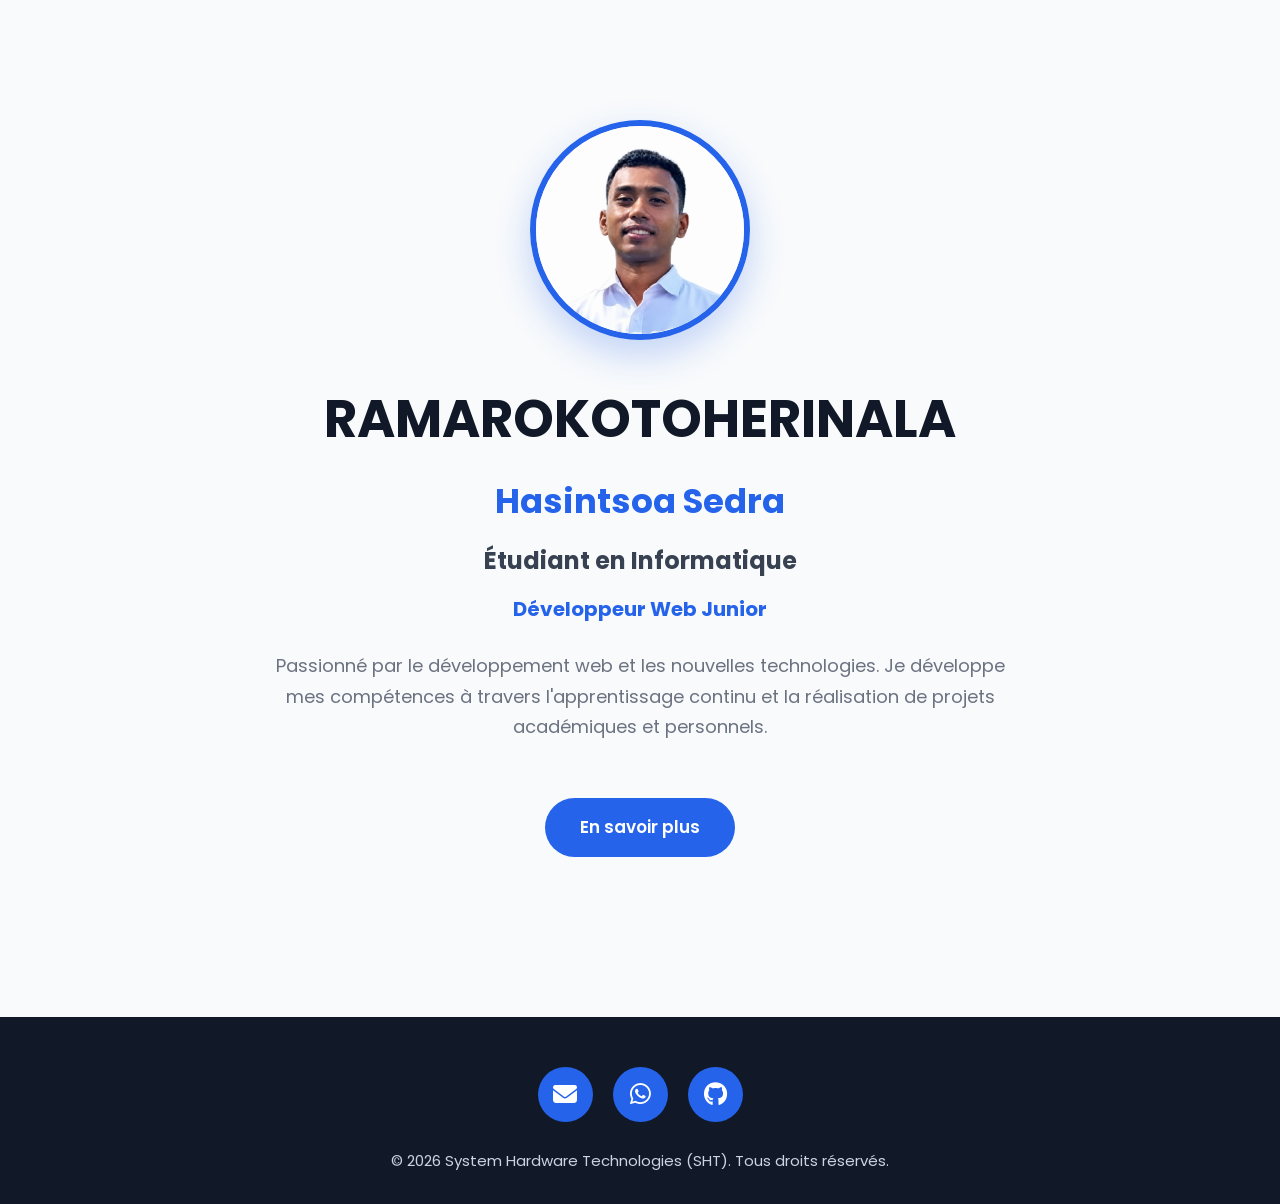
<file: index.html>
<!DOCTYPE html>
<html lang="fr">

<head>

    <meta charset="UTF-8">

    <meta name="viewport" content="width=device-width, initial-scale=1.0">

    <title>RAMAROKOTOHERINALA Hasintsoa Sedra | Portfolio</title>

    <!-- Google Fonts -->
    <link rel="preconnect" href="https://fonts.googleapis.com">

    <link rel="preconnect" href="https://fonts.gstatic.com" crossorigin>

    <link href="https://fonts.googleapis.com/css2?family=Poppins:wght@300;400;500;600;700;800&display=swap" rel="stylesheet">

    <!-- CSS -->
    <link rel="stylesheet" href="css/acceuil.css">

    <!-- Font Awesome -->
    <link rel="stylesheet"
        href="https://cdnjs.cloudflare.com/ajax/libs/font-awesome/6.5.2/css/all.min.css">

</head>

<body>

    <!-- ================== ACCUEIL ================== -->

    <section id="home">

        <div class="hero">

            <div class="hero-image">

                <img src="image/profile.png"
                    alt="Photo de RAMAROKOTOHERINALA Hasintsoa Sedra">

            </div>

            <div class="hero-content">

                <h1>RAMAROKOTOHERINALA</h1>

                <h2>Hasintsoa Sedra</h2>

                <h3>Étudiant en Informatique</h3>

                <h4>Développeur Web Junior</h4>

                <p>
                    Passionné par le développement web et les nouvelles technologies.
                    Je développe mes compétences à travers l'apprentissage continu
                    et la réalisation de projets académiques et personnels.
                </p>

                <a href="html/apropos.html" class="btn">
                    En savoir plus
                </a>

            </div>

        </div>

    </section>

    <!-- ================== FOOTER ================== -->

    <footer>

    <div class="footer-social">

        <a href="mailto:ramarokotoherinala@gmail.com" title="Email">
            <i class="fa-solid fa-envelope"></i>
        </a>

        <a href="https://wa.me/261386735392" target="_blank" title="WhatsApp">
            <i class="fa-brands fa-whatsapp"></i>
        </a>

        <a href="https://github.com/DevSedra" target="_blank" title="GitHub">
            <i class="fa-brands fa-github"></i>
        </a>

    </div>

    <p class="copyright">
        © 2026 System Hardware Technologies (SHT). Tous droits réservés.
    </p>

</footer>

</body>

</html>
</file>
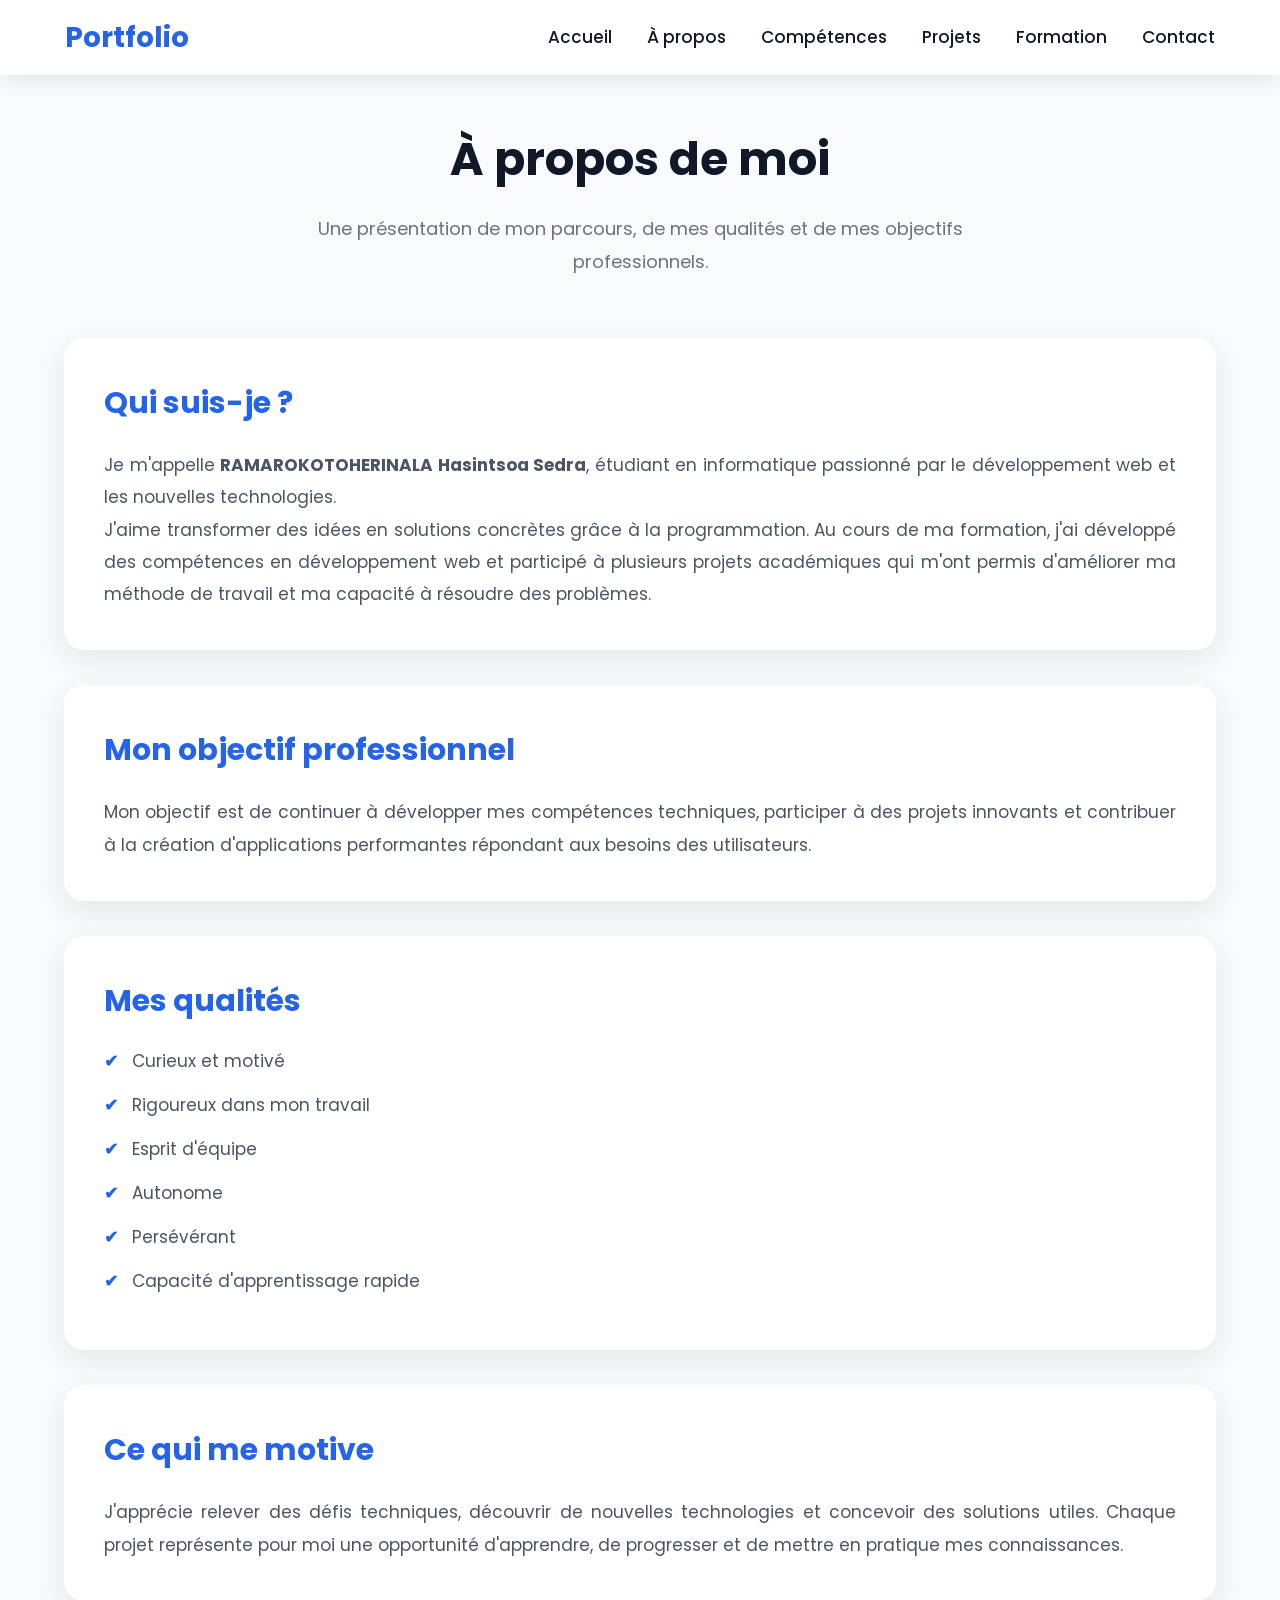
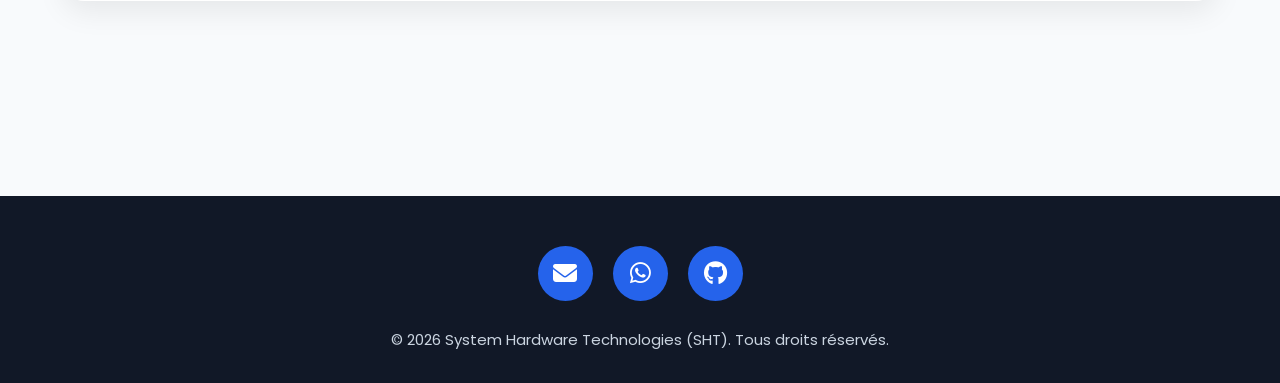
<file: html/apropos.html>
<!DOCTYPE html>
<html lang="fr">

<head>

    <meta charset="UTF-8">

    <meta name="viewport" content="width=device-width, initial-scale=1.0">

    <title>À propos | RAMAROKOTOHERINALA Hasintsoa Sedra</title>

    <!-- Google Fonts -->
    <link rel="preconnect" href="https://fonts.googleapis.com">

    <link rel="preconnect" href="https://fonts.gstatic.com" crossorigin>

    <link href="https://fonts.googleapis.com/css2?family=Poppins:wght@300;400;500;600;700;800&display=swap" rel="stylesheet">

    <!-- CSS -->
    <link rel="stylesheet" href="../css/acceuil.css">
<link rel="stylesheet"
href="https://cdnjs.cloudflare.com/ajax/libs/font-awesome/6.7.2/css/all.min.css">
</head>

<body>

    <section id="about-page">

        <div class="container">

<header>

    <nav class="navbar">

        <div class="logo">
            <a href="../index.html">Portfolio</a>
        </div>

        <div class="menu-toggle">
            <i class="fa-solid fa-bars"></i>
        </div>

        <ul class="nav-links">

            <li><a href="../index.html">Accueil</a></li>
            <li><a href="../html/apropos.html">À propos</a></li>
            <li><a href="../html/competence.html">Compétences</a></li>
            <li><a href="../html/projets.html">Projets</a></li>
            <li><a href="../html/formation.html">Formation</a></li>
            <li><a href="../html/contact.html">Contact</a></li>

        </ul>

    </nav>

</header>
            <div class="page-title">

                <h1>À propos de moi</h1>

                <p>
                    Une présentation de mon parcours, de mes qualités et de mes objectifs professionnels.
                </p>

            </div>

            <div class="about-card">

                <h2>Qui suis-je ?</h2>

                <p>
                    Je m'appelle <strong>RAMAROKOTOHERINALA Hasintsoa Sedra</strong>,
                    étudiant en informatique passionné par le développement web et
                    les nouvelles technologies.
                </p>

                <p>
                    J'aime transformer des idées en solutions concrètes grâce à la
                    programmation. Au cours de ma formation, j'ai développé des
                    compétences en développement web et participé à plusieurs
                    projets académiques qui m'ont permis d'améliorer ma méthode
                    de travail et ma capacité à résoudre des problèmes.
                </p>

            </div>

            <div class="about-card">

                <h2>Mon objectif professionnel</h2>

                <p>
                    Mon objectif est de continuer à développer mes compétences
                    techniques, participer à des projets innovants et contribuer
                    à la création d'applications performantes répondant aux
                    besoins des utilisateurs.
                </p>

            </div>

            <div class="about-card">

                <h2>Mes qualités</h2>

                <ul>

                    <li>Curieux et motivé</li>

                    <li>Rigoureux dans mon travail</li>

                    <li>Esprit d'équipe</li>

                    <li>Autonome</li>

                    <li>Persévérant</li>

                    <li>Capacité d'apprentissage rapide</li>

                </ul>

            </div>

            <div class="about-card">

                <h2>Ce qui me motive</h2>

                <p>
                    J'apprécie relever des défis techniques, découvrir de nouvelles
                    technologies et concevoir des solutions utiles. Chaque projet
                    représente pour moi une opportunité d'apprendre, de progresser
                    et de mettre en pratique mes connaissances.
                </p>

            </div>

        </div>

    </section>
<footer>

    <div class="footer-social">

        <a href="mailto:ramarokotoherinala@gmail.com" title="Email">
            <i class="fa-solid fa-envelope"></i>
        </a>

        <a href="https://wa.me/261386735392" target="_blank" title="WhatsApp">
            <i class="fa-brands fa-whatsapp"></i>
        </a>

        <a href="https://github.com/DevSedra" target="_blank" title="GitHub">
            <i class="fa-brands fa-github"></i>
        </a>

    </div>

    <p class="copyright">
        © 2026 System Hardware Technologies (SHT). Tous droits réservés.
    </p>

</footer>
<script>

const menuToggle = document.querySelector(".menu-toggle");

const navLinks = document.querySelector(".nav-links");

menuToggle.addEventListener("click", () => {

    navLinks.classList.toggle("active");

});

</script>
</body>

</html>
</file>
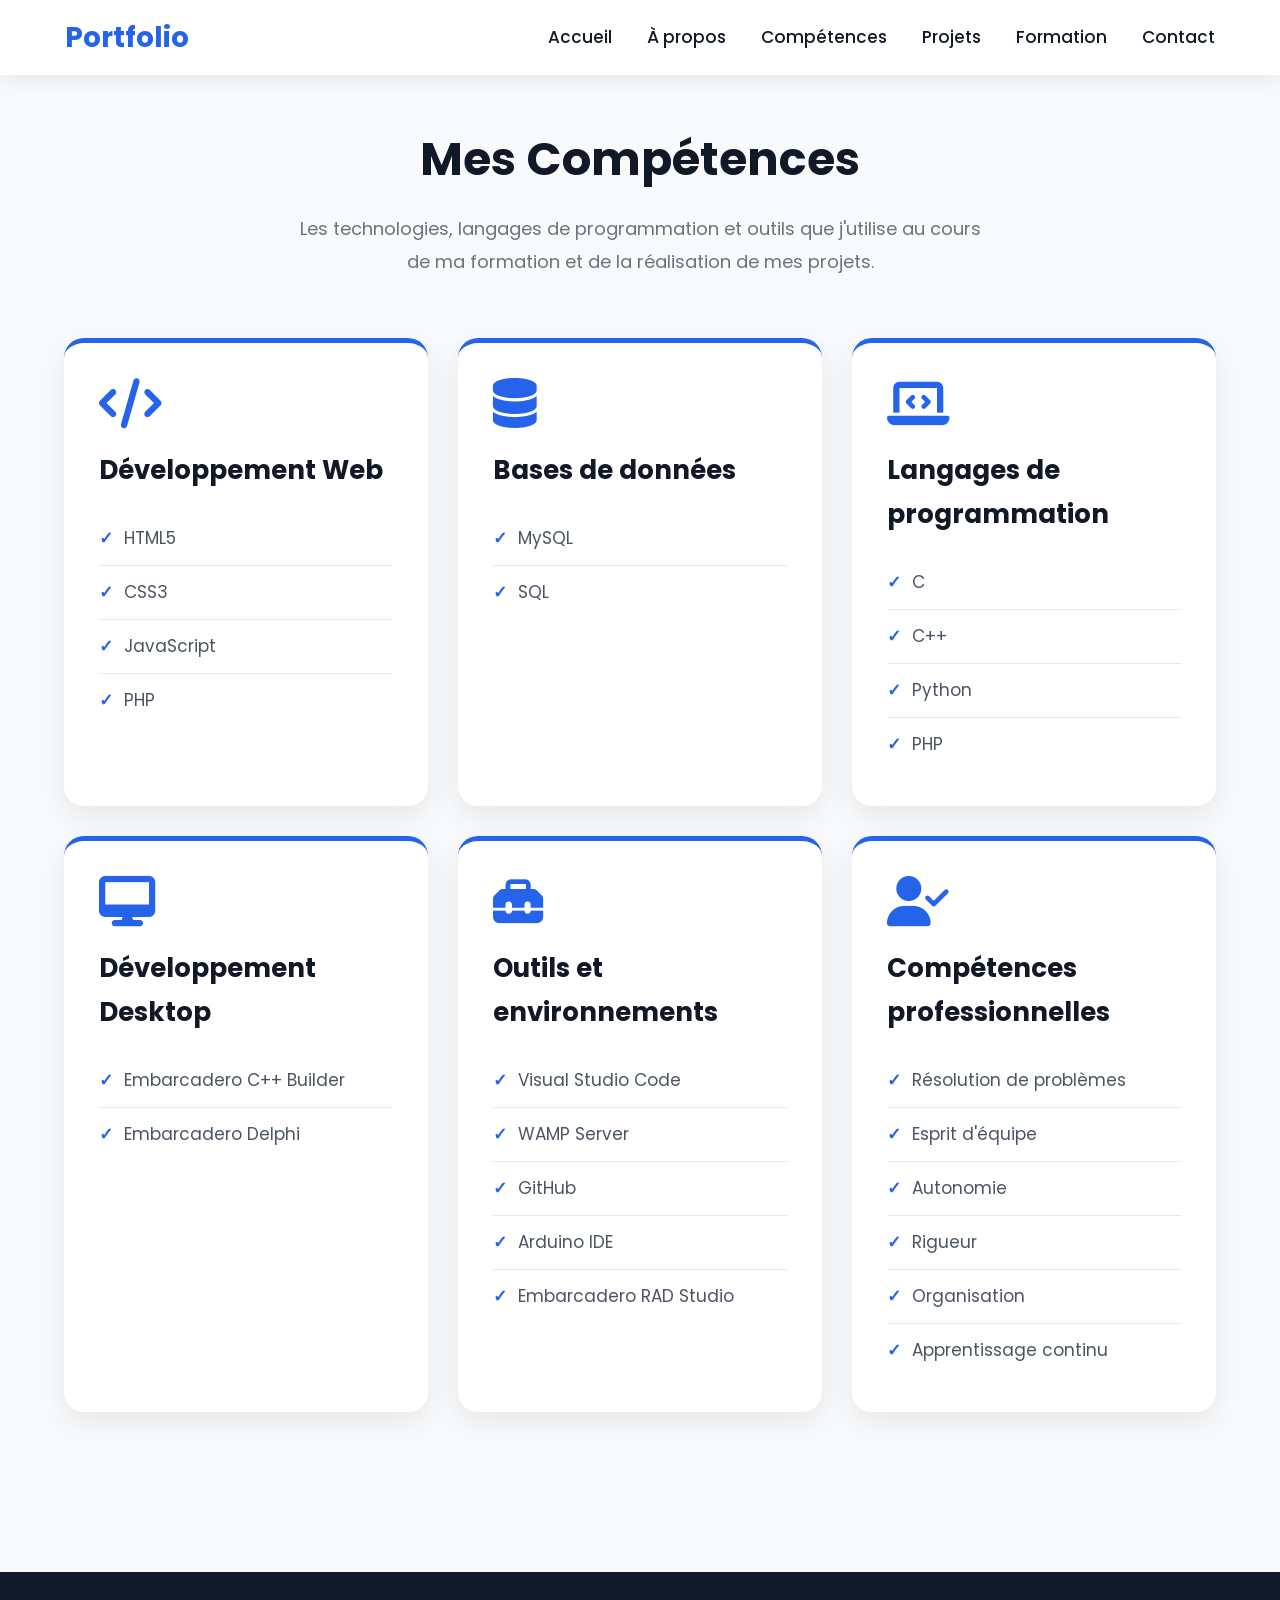
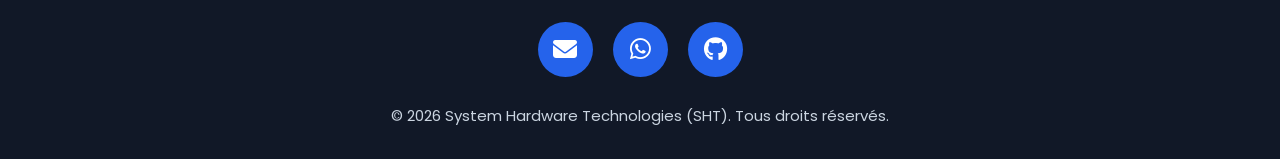
<file: html/competence.html>
<!DOCTYPE html>
<html lang="fr">

<head>

    <meta charset="UTF-8">

    <meta name="viewport" content="width=device-width, initial-scale=1.0">

    <title>Compétences | RAMAROKOTOHERINALA Hasintsoa Sedra</title>

    <!-- Google Fonts -->
    <link rel="preconnect" href="https://fonts.googleapis.com">

    <link rel="preconnect" href="https://fonts.gstatic.com" crossorigin>

    <link href="https://fonts.googleapis.com/css2?family=Poppins:wght@300;400;500;600;700;800&display=swap" rel="stylesheet">

    <!-- Font Awesome -->
    <link rel="stylesheet" href="https://cdnjs.cloudflare.com/ajax/libs/font-awesome/6.7.2/css/all.min.css">

    <!-- CSS -->
     <link rel="stylesheet" href="../css/acceuil.css">
</head>

<body>

<header>

    <nav class="navbar">

        <div class="logo">
            <a href="../index.html">Portfolio</a>
        </div>

        <div class="menu-toggle">
            <i class="fa-solid fa-bars"></i>
        </div>

        <ul class="nav-links">

            <li><a href="../index.html">Accueil</a></li>
            <li><a href="../html/apropos.html">À propos</a></li>
            <li><a href="../html/competence.html">Compétences</a></li>
            <li><a href="../html/projets.html">Projets</a></li>
            <li><a href="../html/formation.html">Formation</a></li>
            <li><a href="../html/contact.html">Contact</a></li>

        </ul>

    </nav>

</header>

<section id="skills-page">

    <div class="container">

        <div class="page-title">

            <h1>Mes Compétences</h1>

            <p>
                Les technologies, langages de programmation et outils que
                j'utilise au cours de ma formation et de la réalisation
                de mes projets.
            </p>

        </div>

        <div class="skills-grid">

            <!-- Développement Web -->

            <div class="skill-card">

                <i class="fa-solid fa-code"></i>

                <h2>Développement Web</h2>

                <ul>

                    <li>HTML5</li>

                    <li>CSS3</li>

                    <li>JavaScript</li>

                    <li>PHP</li>

                </ul>

            </div>

            <!-- Base de données -->

            <div class="skill-card">

                <i class="fa-solid fa-database"></i>

                <h2>Bases de données</h2>

                <ul>

                    <li>MySQL</li>

                    <li>SQL</li>

                </ul>

            </div>

            <!-- Programmation -->

            <div class="skill-card">

                <i class="fa-solid fa-laptop-code"></i>

                <h2>Langages de programmation</h2>

                <ul>

                    <li>C</li>

                    <li>C++</li>

                    <li>Python</li>

                    <li>PHP</li>

                </ul>

            </div>

            <!-- Développement Desktop -->

            <div class="skill-card">

                <i class="fa-solid fa-desktop"></i>

                <h2>Développement Desktop</h2>

                <ul>

                    <li>Embarcadero C++ Builder</li>

                    <li>Embarcadero Delphi</li>

                </ul>

            </div>

            <!-- Outils -->

            <div class="skill-card">

                <i class="fa-solid fa-toolbox"></i>

                <h2>Outils et environnements</h2>

                <ul>

                    <li>Visual Studio Code</li>

                    <li>WAMP Server</li>

                    <li>GitHub</li>

                    <li>Arduino IDE</li>

                    <li>Embarcadero RAD Studio</li>

                </ul>

            </div>

            <!-- Qualités -->

            <div class="skill-card">

                <i class="fa-solid fa-user-check"></i>

                <h2>Compétences professionnelles</h2>

                <ul>

                    <li>Résolution de problèmes</li>

                    <li>Esprit d'équipe</li>

                    <li>Autonomie</li>

                    <li>Rigueur</li>

                    <li>Organisation</li>

                    <li>Apprentissage continu</li>

                </ul>

            </div>

        </div>

    </div>

</section>
<footer>

    <div class="footer-social">

        <a href="mailto:ramarokotoherinala@gmail.com" title="Email">
            <i class="fa-solid fa-envelope"></i>
        </a>

        <a href="https://wa.me/261386735392" target="_blank" title="WhatsApp">
            <i class="fa-brands fa-whatsapp"></i>
        </a>

        <a href="https://github.com/DevSedra" target="_blank" title="GitHub">
            <i class="fa-brands fa-github"></i>
        </a>

    </div>

    <p class="copyright">
        © 2026 System Hardware Technologies (SHT). Tous droits réservés.
    </p>

</footer>
<script>

const menuToggle = document.querySelector(".menu-toggle");

const navLinks = document.querySelector(".nav-links");

menuToggle.addEventListener("click", () => {

    navLinks.classList.toggle("active");

});

</script>
</body>

</html>
</file>
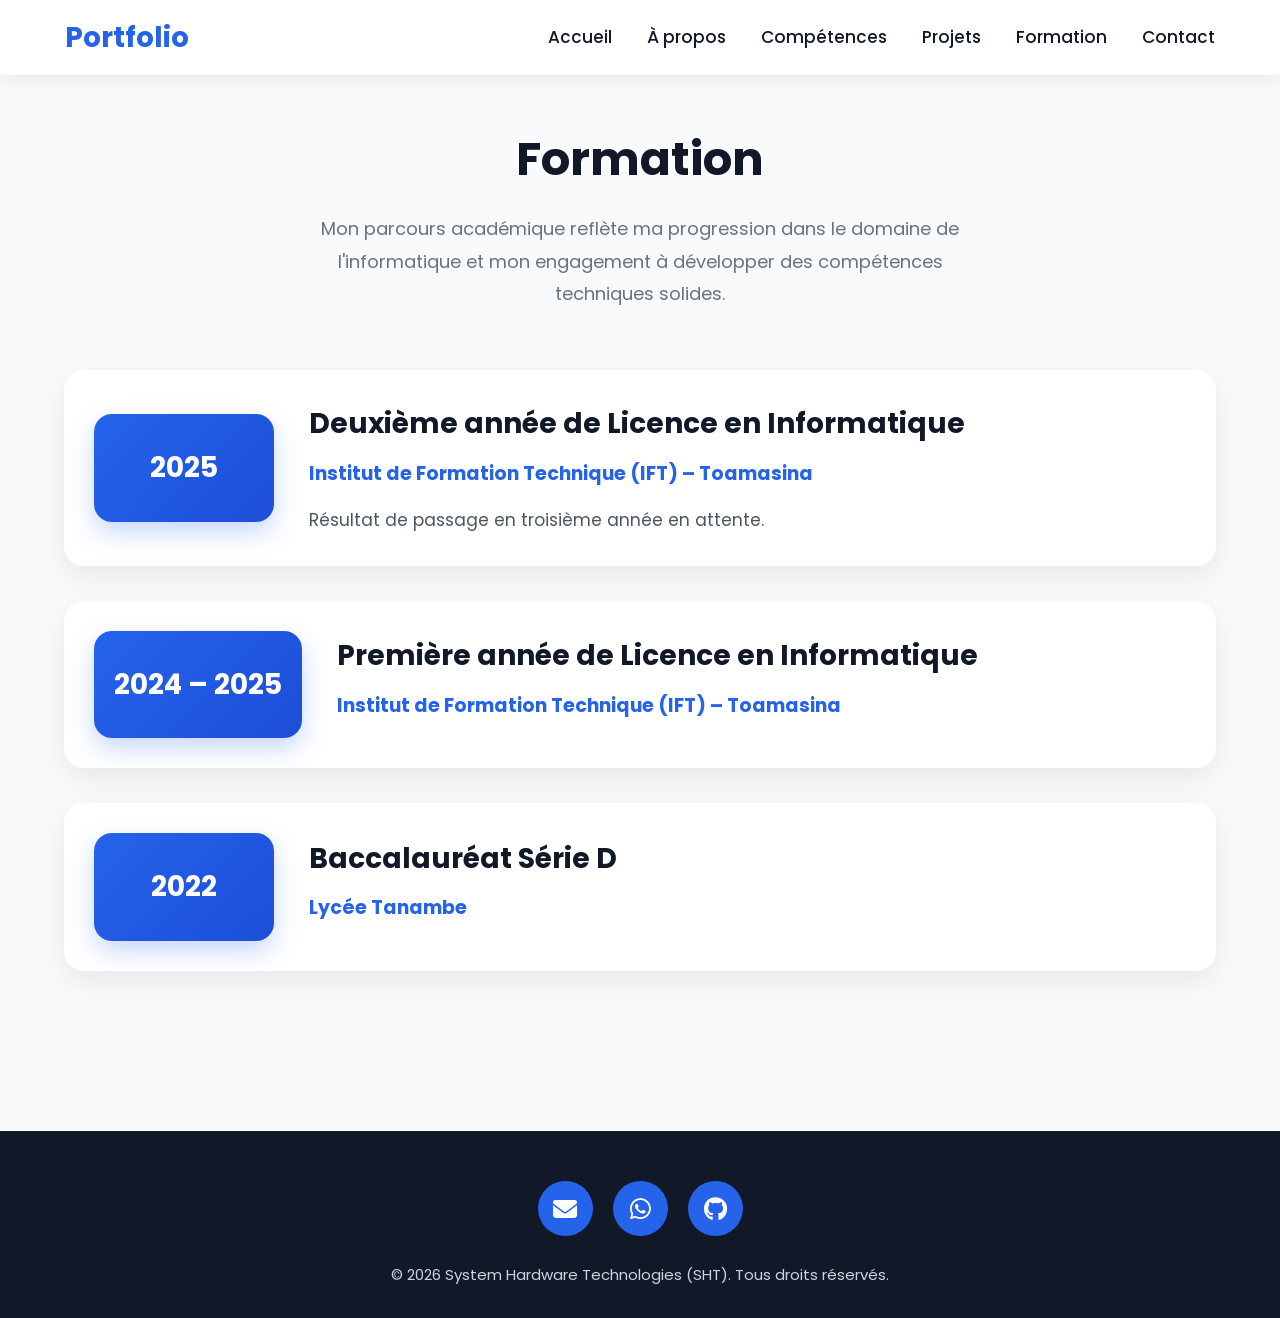
<file: html/formation.html>
<!DOCTYPE html>
<html lang="fr">

<head>

    <meta charset="UTF-8">

    <meta name="viewport" content="width=device-width, initial-scale=1.0">

    <title>Formation | RAMAROKOTOHERINALA Hasintsoa Sedra</title>

    <!-- Google Fonts -->
    <link rel="preconnect" href="https://fonts.googleapis.com">

    <link rel="preconnect" href="https://fonts.gstatic.com" crossorigin>

    <link href="https://fonts.googleapis.com/css2?family=Poppins:wght@300;400;500;600;700;800&display=swap" rel="stylesheet">

    <!-- CSS -->
    <link rel="stylesheet" href="../css/acceuil.css">
<link rel="stylesheet"
href="https://cdnjs.cloudflare.com/ajax/libs/font-awesome/6.7.2/css/all.min.css">
</head>

<body>

<header>

    <nav class="navbar">

        <div class="logo">
            <a href="../index.html">Portfolio</a>
        </div>

        <div class="menu-toggle">
            <i class="fa-solid fa-bars"></i>
        </div>

        <ul class="nav-links">

            <li><a href="../index.html">Accueil</a></li>
            <li><a href="../html/apropos.html">À propos</a></li>
            <li><a href="../html/competence.html">Compétences</a></li>
            <li><a href="../html/projets.html">Projets</a></li>
            <li><a href="../html/formation.html">Formation</a></li>
            <li><a href="../html/contact.html">Contact</a></li>

        </ul>

    </nav>

</header>

<section id="formation-page">

    <div class="container">

        <div class="page-title">

            <h1>Formation</h1>

            <p>
                Mon parcours académique reflète ma progression dans le domaine de
                l'informatique et mon engagement à développer des compétences
                techniques solides.
            </p>

        </div>

        <div class="formation">

            <!-- Formation 1 -->
            <div class="formation-card">

                <div class="formation-year">
                    2025
                </div>

                <div class="formation-content">

                    <h2>Deuxième année de Licence en Informatique</h2>

                    <h3>Institut de Formation Technique (IFT) – Toamasina</h3>

                    <p>
                        Résultat de passage en troisième année en attente.
                    </p>

                </div>

            </div>

            <!-- Formation 2 -->
            <div class="formation-card">

                <div class="formation-year">
                    2024 – 2025
                </div>

                <div class="formation-content">

                    <h2>Première année de Licence en Informatique</h2>

                    <h3>Institut de Formation Technique (IFT) – Toamasina</h3>

                </div>

            </div>

            <!-- Formation 3 -->
            <div class="formation-card">

                <div class="formation-year">
                    2022
                </div>

                <div class="formation-content">

                    <h2>Baccalauréat Série D</h2>

                    <h3>Lycée Tanambe</h3>

                </div>

            </div>

        </div>

    </div>

</section>
<footer>

    <div class="footer-social">

        <a href="mailto:ramarokotoherinala@gmail.com" title="Email">
            <i class="fa-solid fa-envelope"></i>
        </a>

        <a href="https://wa.me/261386735392" target="_blank" title="WhatsApp">
            <i class="fa-brands fa-whatsapp"></i>
        </a>

        <a href="https://github.com/DevSedra" target="_blank" title="GitHub">
            <i class="fa-brands fa-github"></i>
        </a>

    </div>

    <p class="copyright">
        © 2026 System Hardware Technologies (SHT). Tous droits réservés.
    </p>

</footer>
<script>

const menuToggle = document.querySelector(".menu-toggle");

const navLinks = document.querySelector(".nav-links");

menuToggle.addEventListener("click", () => {

    navLinks.classList.toggle("active");

});

</script>
</body>

</html>
</file>
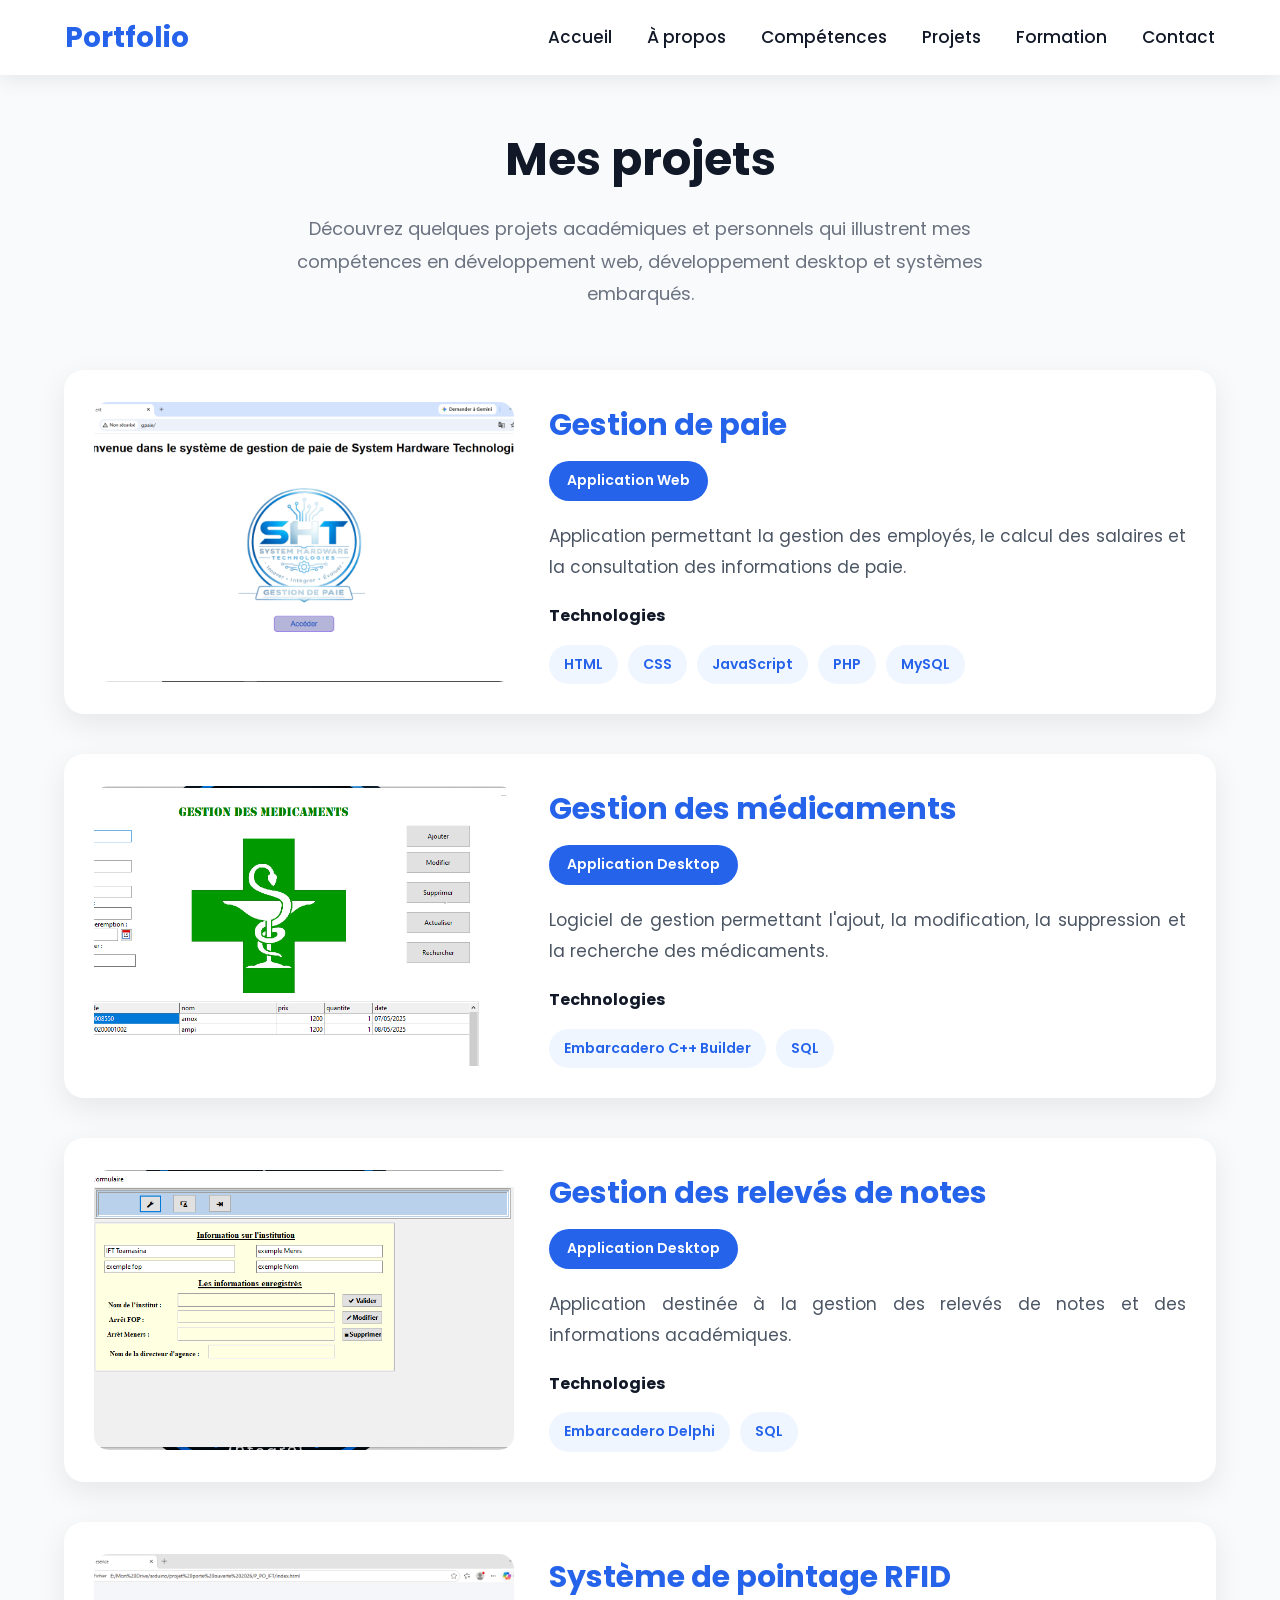
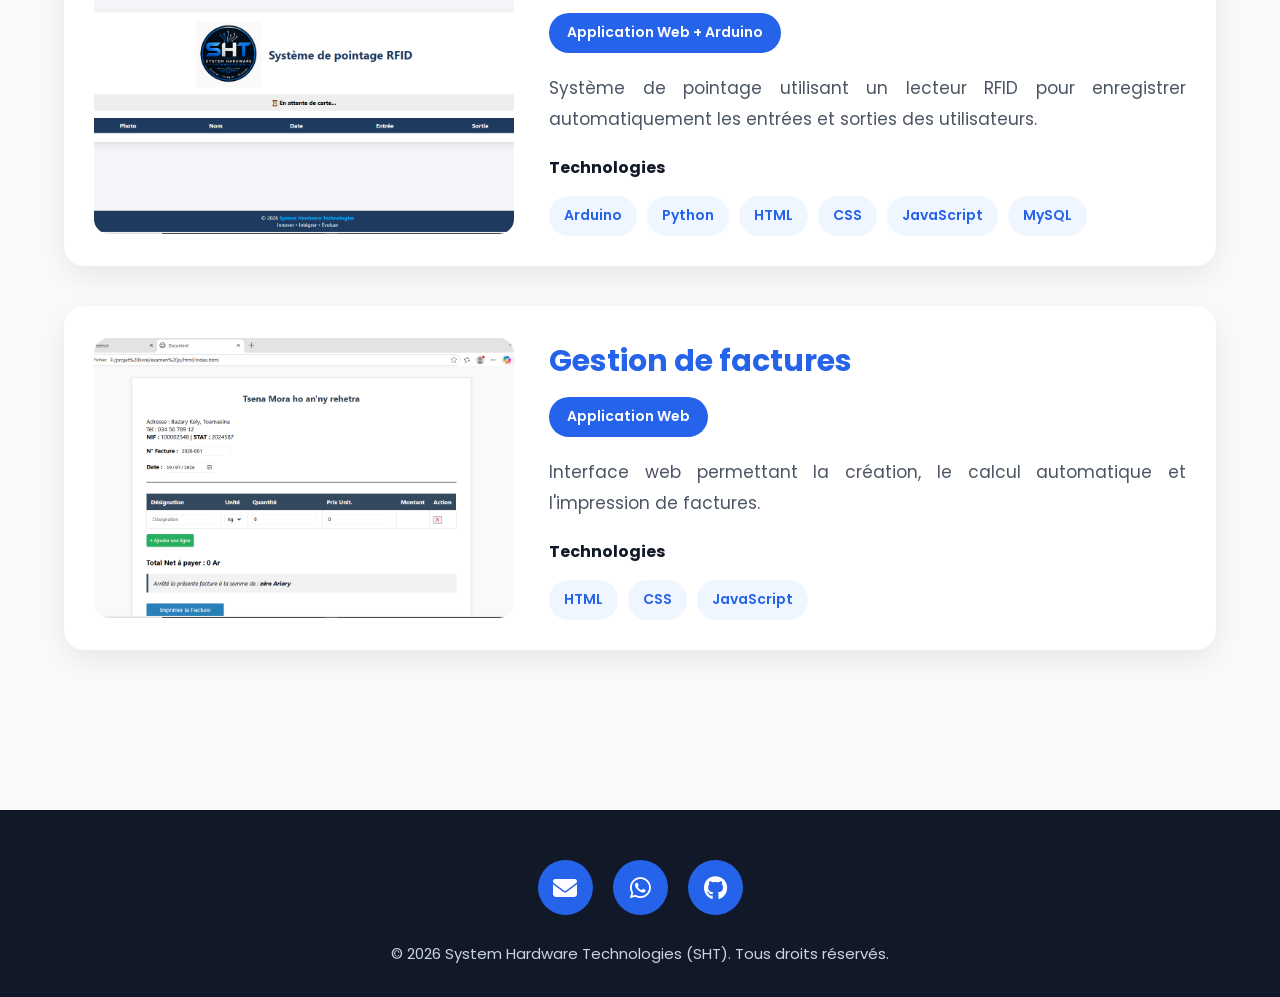
<file: html/projets.html>
<!DOCTYPE html>
<html lang="fr">

<head>

    <meta charset="UTF-8">

    <meta name="viewport" content="width=device-width, initial-scale=1.0">

    <title>Mes projets | RAMAROKOTOHERINALA Hasintsoa Sedra</title>

    <!-- Google Fonts -->
    <link rel="preconnect" href="https://fonts.googleapis.com">

    <link rel="preconnect" href="https://fonts.gstatic.com" crossorigin>

    <link href="https://fonts.googleapis.com/css2?family=Poppins:wght@300;400;500;600;700;800&display=swap" rel="stylesheet">
<!-- Font Awesome -->
<link rel="stylesheet"
href="https://cdnjs.cloudflare.com/ajax/libs/font-awesome/6.7.2/css/all.min.css">
    <!-- CSS -->
    <link rel="stylesheet" href="../css/acceuil.css">

</head>

<body>

<header>

    <nav class="navbar">

        <div class="logo">
            <a href="../index.html">Portfolio</a>
        </div>

        <div class="menu-toggle">
            <i class="fa-solid fa-bars"></i>
        </div>

        <ul class="nav-links">

            <li><a href="../index.html">Accueil</a></li>
            <li><a href="../html/apropos.html">À propos</a></li>
            <li><a href="../html/competence.html">Compétences</a></li>
            <li><a href="../html/projets.html">Projets</a></li>
            <li><a href="../html/formation.html">Formation</a></li>
            <li><a href="../html/contact.html">Contact</a></li>

        </ul>

    </nav>

</header>
<section id="projects">

    <div class="container">

        <div class="page-title">

            <h1>Mes projets</h1>

            <p>
                Découvrez quelques projets académiques et personnels
                qui illustrent mes compétences en développement web,
                développement desktop et systèmes embarqués.
            </p>

        </div>

        <div class="projects-grid">

            <!-- Projet 1 -->
            <div class="project-card">

                <img src="../projects/gestion de paie.png" alt="Gestion de paie">

                <div class="project-content">

                    <h2>Gestion de paie</h2>

                    <span>Application Web</span>

                    <p>
                        Application permettant la gestion des employés,
                        le calcul des salaires et la consultation des
                        informations de paie.
                    </p>

                    <h4>Technologies</h4>

                    <div class="tags">

                        <span>HTML</span>

                        <span>CSS</span>

                        <span>JavaScript</span>

                        <span>PHP</span>

                        <span>MySQL</span>

                    </div>

                </div>

            </div>

            <!-- Projet 2 -->
            <div class="project-card">

                <img src="../projects/gestion des medicaments.png" alt="Gestion des médicaments">

                <div class="project-content">

                    <h2>Gestion des médicaments</h2>

                    <span>Application Desktop</span>

                    <p>
                        Logiciel de gestion permettant l'ajout,
                        la modification, la suppression et la recherche
                        des médicaments.
                    </p>

                    <h4>Technologies</h4>

                    <div class="tags">

                        <span>Embarcadero C++ Builder</span>

                        <span>SQL</span>

                    </div>

                </div>

            </div>

            <!-- Projet 3 -->
            <div class="project-card">

                <img src="../projects/releve de note.png" alt="Gestion des relevés de notes">

                <div class="project-content">

                    <h2>Gestion des relevés de notes</h2>

                    <span>Application Desktop</span>

                    <p>
                        Application destinée à la gestion des relevés
                        de notes et des informations académiques.
                    </p>

                    <h4>Technologies</h4>

                    <div class="tags">

                        <span>Embarcadero Delphi</span>

                        <span>SQL</span>

                    </div>

                </div>

            </div>

            <!-- Projet 4 -->
            <div class="project-card">

                <img src="../projects/systeme de pointage.png" alt="Système RFID">

                <div class="project-content">

                    <h2>Système de pointage RFID</h2>

                    <span>Application Web + Arduino</span>

                    <p>
                        Système de pointage utilisant un lecteur RFID
                        pour enregistrer automatiquement les entrées
                        et sorties des utilisateurs.
                    </p>

                    <h4>Technologies</h4>

                    <div class="tags">

                        <span>Arduino</span>

                        <span>Python</span>

                        <span>HTML</span>

                        <span>CSS</span>

                        <span>JavaScript</span>

                        <span>MySQL</span>

                    </div>

                </div>

            </div>

            <!-- Projet 5 -->
            <div class="project-card">

                <img src="../projects/gestion des facture.png" alt="Gestion de factures">

                <div class="project-content">

                    <h2>Gestion de factures</h2>

                    <span>Application Web</span>

                    <p>
                        Interface web permettant la création,
                        le calcul automatique et l'impression
                        de factures.
                    </p>

                    <h4>Technologies</h4>

                    <div class="tags">

                        <span>HTML</span>

                        <span>CSS</span>

                        <span>JavaScript</span>

                    </div>

                </div>

            </div>

        </div>

    </div>

</section>
<footer>

    <div class="footer-social">

        <a href="mailto:ramarokotoherinala@gmail.com" title="Email">
            <i class="fa-solid fa-envelope"></i>
        </a>

        <a href="https://wa.me/261386735392" target="_blank" title="WhatsApp">
            <i class="fa-brands fa-whatsapp"></i>
        </a>

        <a href="https://github.com/DevSedra" target="_blank" title="GitHub">
            <i class="fa-brands fa-github"></i>
        </a>

    </div>

    <p class="copyright">
        © 2026 System Hardware Technologies (SHT). Tous droits réservés.
    </p>

</footer>
<script>

const menuToggle = document.querySelector(".menu-toggle");

const navLinks = document.querySelector(".nav-links");

menuToggle.addEventListener("click", () => {

    navLinks.classList.toggle("active");

});

</script>
</body>

</html>
</file>
<file: css/acceuil.css>
/*==================================================
        PORTFOLIO CSS
        RAMAROKOTOHERINALA Hasintsoa Sedra
==================================================*/

/*==========================
        RESET
==========================*/

*{
    margin:0;
    padding:0;
    box-sizing:border-box;
}

html{
    scroll-behavior:smooth;
}

body{

    font-family:'Poppins',sans-serif;

    background:#f8fafc;

    color:#1f2937;

    overflow-x:hidden;

    line-height:1.7;

}

/*==========================
        VARIABLES
==========================*/

:root{

    --primary:#2563EB;

    --primary-dark:#1D4ED8;

    --white:#FFFFFF;

    --dark:#111827;

    --gray:#6B7280;

    --light:#F8FAFC;

    --shadow:0 10px 30px rgba(0,0,0,.08);

    --radius:18px;

}

/*==========================
        CONTAINER
==========================*/

.container{

    width:90%;

    max-width:1200px;

    margin:auto;

}

/*==========================
        LIENS
==========================*/

a{

    text-decoration:none;

    color:inherit;

}

img{

    display:block;

    max-width:100%;

    height:auto;

}

/*==========================
        HEADER
==========================*/

header{

    position:fixed;

    top:0;

    left:0;

    width:100%;

    background:rgba(255,255,255,.95);

    backdrop-filter:blur(12px);

    box-shadow:0 5px 20px rgba(0,0,0,.08);

    z-index:1000;

}

/*==========================
        NAVBAR
==========================*/

.navbar{

    max-width:1200px;

    margin:auto;

    height:75px;

    padding:0 25px;

    display:flex;

    justify-content:space-between;

    align-items:center;

}

.logo a{

    font-size:26px;

    font-weight:700;

    color:var(--primary);

}

.nav-links{

    display:flex;

    align-items:center;

    gap:35px;

    list-style:none;

}

.nav-links a{

    color:var(--dark);

    font-size:17px;

    font-weight:500;

    transition:.3s;

}

.nav-links a:hover,

.nav-links a.active{

    color:var(--primary);

}

.menu-toggle{

    display:none;

    font-size:28px;

    color:var(--primary);

    cursor:pointer;

}

/*==========================
        HERO
==========================*/

#home{

    min-height:100vh;

    display:flex;

    align-items:center;

    justify-content:center;

    padding:120px 20px 80px;

}

.hero{

    width:100%;

    max-width:950px;

    text-align:center;

}

.hero-image{

    display:flex;

    justify-content:center;

    align-items:center;

    width:100%;

    margin-bottom:35px;

}

.hero-image img{

    width:220px;

    height:220px;

    object-fit:cover;

    border-radius:50%;

    border:6px solid var(--primary);

    box-shadow:0 15px 35px rgba(37,99,235,.25);

    transition:.4s;

}

.hero-image img:hover{

    transform:scale(1.05);

}

.hero-content h1{

    font-size:52px;

    color:var(--dark);

    margin-bottom:10px;

}

.hero-content h2{

    color:var(--primary);

    font-size:34px;

    margin-bottom:10px;

}

.hero-content h3{

    font-size:24px;

    color:#374151;

    margin-bottom:10px;

}

.hero-content h4{

    color:var(--primary);

    font-size:20px;

    margin-bottom:25px;

}

.hero-content p{

    max-width:760px;

    margin:25px auto;

    color:var(--gray);

    font-size:18px;

}

/*==========================
        BUTTON
==========================*/

.btn{

    display:inline-block;

    padding:15px 40px;

    margin-top:30px;

    background:var(--primary);

    color:#fff;

    border-radius:50px;

    border:none;

    font-size:17px;

    font-weight:600;

    transition:.3s;

    cursor:pointer;

}

.btn:hover{

    background:var(--primary-dark);

    transform:translateY(-4px);

}
/*==================================================
                PAGE À PROPOS
==================================================*/

#about-page{

    padding:120px 0 80px;

}

.page-title{

    text-align:center;

    margin-bottom:60px;

}

.page-title h1{

    font-size:46px;

    color:var(--dark);

    margin-bottom:15px;

}

.page-title p{

    max-width:700px;

    margin:auto;

    color:var(--gray);

    font-size:18px;

    line-height:1.8;

}

/*==========================
        BOUTON RETOUR
==========================*/

.back-btn{

    display:inline-block;

    margin-bottom:40px;

    color:var(--primary);

    font-weight:600;

    transition:.3s;

}

.back-btn:hover{

    color:var(--primary-dark);

}

/*==========================
        CARTES
==========================*/

.about-card{

    background:var(--white);

    border-radius:20px;

    padding:40px;

    margin-bottom:35px;

    box-shadow:var(--shadow);

    transition:.35s;

}

.about-card:hover{

    transform:translateY(-8px);

    box-shadow:0 18px 40px rgba(37,99,235,.15);

}

.about-card h2{

    font-size:30px;

    color:var(--primary);

    margin-bottom:20px;

}

.about-card p{

    color:#4B5563;

    font-size:17px;

    line-height:1.9;

    text-align:justify;

}

/*==========================
        LISTE
==========================*/

.about-card ul{

    list-style:none;

    margin-top:15px;

}

.about-card li{

    position:relative;

    padding-left:28px;

    margin-bottom:15px;

    font-size:17px;

    color:#4B5563;

}

.about-card li::before{

    content:"✔";

    position:absolute;

    left:0;

    color:var(--primary);

    font-weight:bold;

}

/*==========================
        RESPONSIVE
==========================*/
.logo a{
    color:#2563EB;
    font-size:28px;
    font-weight:700;
    text-decoration:none;
}

.menu-toggle{
    display:none;
    font-size:32px;
    cursor:pointer;
    color:#2563EB;
}

@media (max-width:768px){

    .navbar{
        display:flex;
        justify-content:space-between;
        align-items:center;
        padding:18px 20px;
        position:relative;
    }

    .menu-toggle{
        display:block;
    }

    .nav-links{

        display:flex;
        flex-direction:column;

        position:absolute;
        top:100%;
        left:0;

        width:100%;

        background:#ffffff;

        box-shadow:0 10px 25px rgba(0,0,0,.1);

        max-height:0;
        overflow:hidden;

        transition:max-height .4s ease;

        gap:0;

    }

    .nav-links.active{

        max-height:500px;

    }

    .nav-links li{

        width:100%;
        text-align:center;

    }

    .nav-links li a{

        display:block;
        padding:18px;

    }

}
/*==================================================
                PAGE COMPÉTENCES
==================================================*/

#skills-page{

    padding:120px 0 80px;

}

/*==========================
        GRILLE
==========================*/

.skills-grid{

    display:grid;

    grid-template-columns:repeat(auto-fit,minmax(300px,1fr));

    gap:30px;

    margin-top:50px;

}

/*==========================
        CARTE
==========================*/

.skill-card{

    background:var(--white);

    border-radius:20px;

    padding:35px;

    box-shadow:var(--shadow);

    transition:.35s;

    border-top:5px solid var(--primary);

}

.skill-card:hover{

    transform:translateY(-8px);

    box-shadow:0 18px 40px rgba(37,99,235,.18);

}

/*==========================
        ICÔNES
==========================*/

.skill-card i{

    font-size:50px;

    color:var(--primary);

    margin-bottom:20px;

}

/*==========================
        TITRES
==========================*/

.skill-card h2{

    font-size:26px;

    color:var(--dark);

    margin-bottom:20px;

}

/*==========================
        LISTE
==========================*/

.skill-card ul{

    list-style:none;

}

.skill-card li{

    position:relative;

    padding:12px 0 12px 25px;

    border-bottom:1px solid #E5E7EB;

    color:#4B5563;

    font-size:17px;

}

.skill-card li:last-child{

    border-bottom:none;

}

.skill-card li::before{

    content:"✓";

    position:absolute;

    left:0;

    color:var(--primary);

    font-weight:bold;

}

/*==========================
        RESPONSIVE
==========================*/

@media (max-width:992px){

    .skills-grid{

        grid-template-columns:repeat(2,1fr);

    }

}

@media (max-width:768px){

    #skills-page{

        padding:100px 0 60px;

    }

    .skills-grid{

        grid-template-columns:1fr;

    }

    .skill-card{

        padding:25px;

    }

    .skill-card i{

        font-size:42px;

    }

    .skill-card h2{

        font-size:22px;

    }

    .skill-card li{

        font-size:15px;

    }

}
/*==================================================
                PAGE PROJETS
==================================================*/

#projects{

    padding:120px 0 80px;

}

/*==========================
        GRILLE
==========================*/

.projects-grid{

    display:flex;

    flex-direction:column;

    gap:40px;

}

/*==========================
        CARTE
==========================*/

.project-card{

    display:flex;

    align-items:center;

    gap:35px;

    background:var(--white);

    border-radius:20px;

    padding:30px;

    box-shadow:var(--shadow);

    transition:.35s;

    overflow:hidden;

}

.project-card:hover{

    transform:translateY(-8px);

    box-shadow:0 20px 45px rgba(37,99,235,.18);

}

/*==========================
        IMAGE
==========================*/

.project-card img{

    width:420px;

    height:280px;

    object-fit:cover;

    border-radius:15px;

    flex-shrink:0;

    transition:.4s;

}

.project-card:hover img{

    transform:scale(1.04);

}

/*==========================
        CONTENU
==========================*/

.project-content{

    flex:1;

}

.project-content h2{

    font-size:30px;

    color:var(--primary);

    margin-bottom:10px;

}

.project-content > span{

    display:inline-block;

    padding:8px 18px;

    background:var(--primary);

    color:var(--white);

    border-radius:30px;

    font-size:14px;

    font-weight:600;

    margin-bottom:20px;

}

.project-content p{

    font-size:17px;

    color:#4B5563;

    line-height:1.8;

    margin-bottom:20px;

    text-align:justify;

}

.project-content h4{

    margin-bottom:15px;

    color:var(--dark);

}

/*==========================
        TAGS
==========================*/

.tags{

    display:flex;

    flex-wrap:wrap;

    gap:10px;

}

.tags span{

    padding:8px 15px;

    background:#EFF6FF;

    color:var(--primary);

    border-radius:30px;

    font-size:14px;

    font-weight:600;

    transition:.3s;

}

.tags span:hover{

    background:var(--primary);

    color:var(--white);

}

/*==========================
        RESPONSIVE
==========================*/

@media(max-width:992px){

    .project-card{

        flex-direction:column;

        text-align:center;

    }

    .project-card img{

        width:100%;

        max-width:600px;

        height:auto;

    }

    .tags{

        justify-content:center;

    }

}

@media(max-width:768px){

    #projects{

        padding:100px 0 60px;

    }

    .project-card{

        padding:20px;

    }

    .project-content h2{

        font-size:24px;

    }

    .project-content p{

        font-size:15px;

    }

}

@media(max-width:480px){

    .project-content h2{

        font-size:22px;

    }

    .tags span{

        font-size:12px;

        padding:6px 12px;

    }

}
/*==================================================
                PAGE PROJETS
==================================================*/

#projects{

    padding:120px 0 80px;

}

/*==========================
        GRILLE
==========================*/

.projects-grid{

    display:flex;

    flex-direction:column;

    gap:40px;

}

/*==========================
        CARTE
==========================*/

.project-card{

    display:flex;

    align-items:center;

    gap:35px;

    background:var(--white);

    border-radius:20px;

    padding:30px;

    box-shadow:var(--shadow);

    transition:.35s;

    overflow:hidden;

}

.project-card:hover{

    transform:translateY(-8px);

    box-shadow:0 20px 45px rgba(37,99,235,.18);

}

/*==========================
        IMAGE
==========================*/

.project-card img{

    width:420px;

    height:280px;

    object-fit:cover;

    border-radius:15px;

    flex-shrink:0;

    transition:.4s;

}

.project-card:hover img{

    transform:scale(1.04);

}

/*==========================
        CONTENU
==========================*/

.project-content{

    flex:1;

}

.project-content h2{

    font-size:30px;

    color:var(--primary);

    margin-bottom:10px;

}

.project-content > span{

    display:inline-block;

    padding:8px 18px;

    background:var(--primary);

    color:var(--white);

    border-radius:30px;

    font-size:14px;

    font-weight:600;

    margin-bottom:20px;

}

.project-content p{

    font-size:17px;

    color:#4B5563;

    line-height:1.8;

    margin-bottom:20px;

    text-align:justify;

}

.project-content h4{

    margin-bottom:15px;

    color:var(--dark);

}

/*==========================
        TAGS
==========================*/

.tags{

    display:flex;

    flex-wrap:wrap;

    gap:10px;

}

.tags span{

    padding:8px 15px;

    background:#EFF6FF;

    color:var(--primary);

    border-radius:30px;

    font-size:14px;

    font-weight:600;

    transition:.3s;

}

.tags span:hover{

    background:var(--primary);

    color:var(--white);

}

/*==========================
        RESPONSIVE
==========================*/

@media(max-width:992px){

    .project-card{

        flex-direction:column;

        text-align:center;

    }

    .project-card img{

        width:100%;

        max-width:600px;

        height:auto;

    }

    .tags{

        justify-content:center;

    }

}

@media(max-width:768px){

    #projects{

        padding:100px 0 60px;

    }

    .project-card{

        padding:20px;

    }

    .project-content h2{

        font-size:24px;

    }

    .project-content p{

        font-size:15px;

    }

}

@media(max-width:480px){

    .project-content h2{

        font-size:22px;

    }

    .tags span{

        font-size:12px;

        padding:6px 12px;

    }

}
/*==================================================
                PAGE FORMATION
==================================================*/

#formation-page{

    padding:120px 0 80px;

}

/*==========================
        LISTE
==========================*/

.formation{

    display:flex;

    flex-direction:column;

    gap:35px;

}

/*==========================
        CARTE
==========================*/

.formation-card{

    display:flex;

    align-items:center;

    gap:35px;

    background:var(--white);

    padding:30px;

    border-radius:20px;

    box-shadow:var(--shadow);

    transition:.35s;

    overflow:hidden;

}

.formation-card:hover{

    transform:translateY(-8px);

    box-shadow:0 20px 45px rgba(37,99,235,.18);

}

/*==========================
        ANNÉE
==========================*/

.formation-year{

    min-width:180px;

    background:linear-gradient(135deg,var(--primary),var(--primary-dark));

    color:var(--white);

    padding:30px 20px;

    text-align:center;

    border-radius:18px;

    font-size:28px;

    font-weight:700;

    box-shadow:0 10px 25px rgba(37,99,235,.25);

}

/*==========================
        CONTENU
==========================*/

.formation-content{

    flex:1;

}

.formation-content h2{

    font-size:28px;

    color:var(--dark);

    margin-bottom:10px;

}

.formation-content h3{

    color:var(--primary);

    font-size:19px;

    margin-bottom:15px;

}

.formation-content p{

    color:#4B5563;

    font-size:17px;

    line-height:1.8;

    text-align:justify;

}

/*==========================
        RESPONSIVE
==========================*/

@media(max-width:992px){

    .formation-card{

        flex-direction:column;

        text-align:center;

    }

    .formation-year{

        width:100%;

        max-width:250px;

    }

}

@media(max-width:768px){

    #formation-page{

        padding:100px 0 60px;

    }

    .formation-card{

        padding:20px;

    }

    .formation-year{

        font-size:24px;

        padding:25px 15px;

    }

    .formation-content h2{

        font-size:24px;

    }

    .formation-content h3{

        font-size:18px;

    }

    .formation-content p{

        font-size:15px;

    }

}

@media(max-width:480px){

    .formation-year{

        font-size:22px;

    }

    .formation-content h2{

        font-size:22px;

    }

}
/*==================================================
                PAGE CONTACT
==================================================*/

#contact-page{

    padding:120px 0 80px;

    background:var(--light);

}

/*==========================
        INFORMATIONS
==========================*/

.contact-info{

    display:grid;

    grid-template-columns:repeat(4,1fr);

    gap:25px;

    margin-bottom:60px;

}

.contact-item{

    background:var(--white);

    border-radius:20px;

    padding:35px 25px;

    text-align:center;

    box-shadow:var(--shadow);

    transition:.35s;

}

.contact-item:hover{

    transform:translateY(-8px);

    box-shadow:0 20px 40px rgba(37,99,235,.18);

}

.contact-item i{

    font-size:45px;

    color:var(--primary);

    margin-bottom:18px;

}

.contact-item h3{

    font-size:22px;

    margin-bottom:15px;

    color:var(--dark);

}

.contact-item p,

.contact-item a{

    color:var(--gray);

    font-size:16px;

    word-break:break-word;

    transition:.3s;

}

.contact-item a:hover{

    color:var(--primary);

}

/*==========================
        FORMULAIRE
==========================*/

.contact-form{

    max-width:850px;

    margin:auto;

    background:var(--white);

    padding:40px;

    border-radius:20px;

    box-shadow:var(--shadow);

}

.input-group{

    display:flex;

    flex-direction:column;

    margin-bottom:22px;

}

.input-group label{

    margin-bottom:8px;

    font-weight:600;

    color:var(--dark);

}

.input-group input,

.input-group textarea{

    width:100%;

    padding:15px;

    border:2px solid #E5E7EB;

    border-radius:12px;

    font-family:'Poppins',sans-serif;

    font-size:16px;

    transition:.3s;

}

.input-group input:focus,

.input-group textarea:focus{

    outline:none;

    border-color:var(--primary);

    box-shadow:0 0 10px rgba(37,99,235,.15);

}

textarea{

    resize:vertical;

    min-height:180px;

}

.contact-form .btn{

    width:100%;

}

#resultat{

    margin-top:20px;

    text-align:center;

    font-size:16px;

    font-weight:600;

}

/*==========================
        RESPONSIVE
==========================*/

@media(max-width:992px){

    .contact-info{

        grid-template-columns:repeat(2,1fr);

    }

}

@media(max-width:768px){

    #contact-page{

        padding:100px 0 60px;

    }

    .contact-info{

        grid-template-columns:1fr;

    }

    .contact-form{

        padding:25px;

    }

    .contact-item{

        padding:25px;

    }

    .contact-item h3{

        font-size:20px;

    }

    .contact-item i{

        font-size:38px;

    }

    .input-group input,

    .input-group textarea{

        font-size:15px;

    }

}

@media(max-width:480px){

    .contact-item{

        padding:20px;

    }

    .contact-item h3{

        font-size:18px;

    }

}
/*==================================================
                FOOTER
==================================================*/

footer{

    background:#111827;

    color:#FFFFFF;

    text-align:center;

    padding:50px 20px 30px;

    margin-top:80px;

}

/*==========================
        RÉSEAUX SOCIAUX
==========================*/

.footer-social{

    display:flex;

    justify-content:center;

    align-items:center;

    gap:20px;

    flex-wrap:wrap;

    margin-bottom:25px;

}

.footer-social a{

    width:55px;

    height:55px;

    display:flex;

    justify-content:center;

    align-items:center;

    border-radius:50%;

    background:var(--primary);

    color:#FFFFFF;

    font-size:24px;

    transition:all .3s ease;

}

.footer-social a:hover{

    background:var(--primary-dark);

    transform:translateY(-6px) scale(1.08);

    box-shadow:0 12px 25px rgba(37,99,235,.35);

}

/*==========================
        COPYRIGHT
==========================*/

.copyright{

    font-size:15px;

    color:#CBD5E1;

    line-height:1.8;

}

/*==========================
        BOUTONS
==========================*/

.btn{

    display:inline-flex;

    justify-content:center;

    align-items:center;

    gap:10px;

    padding:15px 35px;

    background:var(--primary);

    color:#FFFFFF;

    border:none;

    border-radius:50px;

    cursor:pointer;

    font-size:17px;

    font-weight:600;

    transition:all .3s ease;

}

.btn:hover{

    background:var(--primary-dark);

    transform:translateY(-4px);

    box-shadow:0 15px 30px rgba(37,99,235,.30);

}

.btn:active{

    transform:scale(.98);

}

/*==========================
        ANIMATIONS
==========================*/

@keyframes fadeUp{

    from{

        opacity:0;

        transform:translateY(40px);

    }

    to{

        opacity:1;

        transform:translateY(0);

    }

}

.hero,
.about-card,
.skill-card,
.project-card,
.formation-card,
.contact-item,
.contact-form{

    animation:fadeUp .8s ease;

}

/*==========================
        SCROLLBAR
==========================*/

::-webkit-scrollbar{

    width:10px;

}

::-webkit-scrollbar-track{

    background:#E5E7EB;

}

::-webkit-scrollbar-thumb{

    background:var(--primary);

    border-radius:20px;

}

::-webkit-scrollbar-thumb:hover{

    background:var(--primary-dark);

}

/*==========================
        SÉLECTION
==========================*/

::selection{

    background:var(--primary);

    color:#FFFFFF;

}

/*==========================
        RESPONSIVE FOOTER
==========================*/

@media(max-width:768px){

    footer{

        padding:40px 15px 25px;

    }

    .footer-social{

        gap:15px;

    }

    .footer-social a{

        width:48px;

        height:48px;

        font-size:20px;

    }

    .copyright{

        font-size:14px;

    }

}
/*==================================================
            RESPONSIVE FINAL
==================================================*/

/* Empêche le débordement horizontal */

html,
body{

    width:100%;
    overflow-x:hidden;

}

/* Images */

img{

    max-width:100%;
    height:auto;
    display:block;

}

/* Vidéo */

video{

    max-width:100%;
    height:auto;

}

/* Tous les éléments */

section,
header,
footer,
main{

    width:100%;

}

/* Container */

.container{

    width:min(90%,1200px);

    margin:auto;

}

/* Boutons */

button,
.btn{

    cursor:pointer;

}

/* Formulaire */

input,
textarea,
select{

    max-width:100%;

}

/* Table */

table{

    width:100%;
    display:block;
    overflow-x:auto;

}

/*=========================
        DESKTOP
=========================*/

@media (min-width:1200px){

    .container{

        max-width:1200px;

    }

}

/*=========================
        TABLETTE
=========================*/

@media (max-width:992px){

    h1{

        font-size:40px;

    }

    h2{

        font-size:32px;

    }

    h3{

        font-size:24px;

    }

    p{

        font-size:16px;

    }

    .navbar{

        padding:15px 20px;

    }

}

/*=========================
        MOBILE
=========================*/

@media (max-width:768px){

    .navbar{

        justify-content:space-between;

        height:70px;

    }

    .menu-toggle{

        display:block;

    }

    .nav-links{

        position:absolute;

        top:70px;

        left:0;

        width:100%;

        background:#ffffff;

        display:none;

        flex-direction:column;

        align-items:center;

        gap:25px;

        padding:30px 0;

        box-shadow:0 10px 30px rgba(0,0,0,.10);

    }

    .nav-links.active{

        display:flex;

    }

    .hero{

        padding-top:40px;

    }

    .hero-image img{

        width:170px;

        height:170px;

    }

    .hero-content h1{

        font-size:34px;

    }

    .hero-content h2{

        font-size:26px;

    }

    .hero-content h3{

        font-size:20px;

    }

    .hero-content h4{

        font-size:18px;

    }

    .hero-content p{

        width:100%;

        font-size:16px;

    }

    .btn{

        width:100%;

        max-width:300px;

    }

}

/*=========================
      PETIT MOBILE
=========================*/

@media (max-width:480px){

    .container{

        width:94%;

    }

    h1{

        font-size:28px;

    }

    h2{

        font-size:23px;

    }

    h3{

        font-size:19px;

    }

    p{

        font-size:14px;

    }

    .hero-image img{

        width:140px;

        height:140px;

    }

    .contact-form{

        padding:20px;

    }

    .about-card,
    .skill-card,
    .project-card,
    .formation-card,
    .contact-item{

        padding:20px;

    }

}

/*=========================
      ACCESSIBILITÉ
=========================*/

:focus{

    outline:3px solid rgba(37,99,235,.3);

    outline-offset:3px;

}

/*=========================
      TRANSITIONS
=========================*/

a,
button,
.btn,
.project-card,
.skill-card,
.about-card,
.contact-item,
.formation-card{

    transition:.3s ease;

}
</file>
